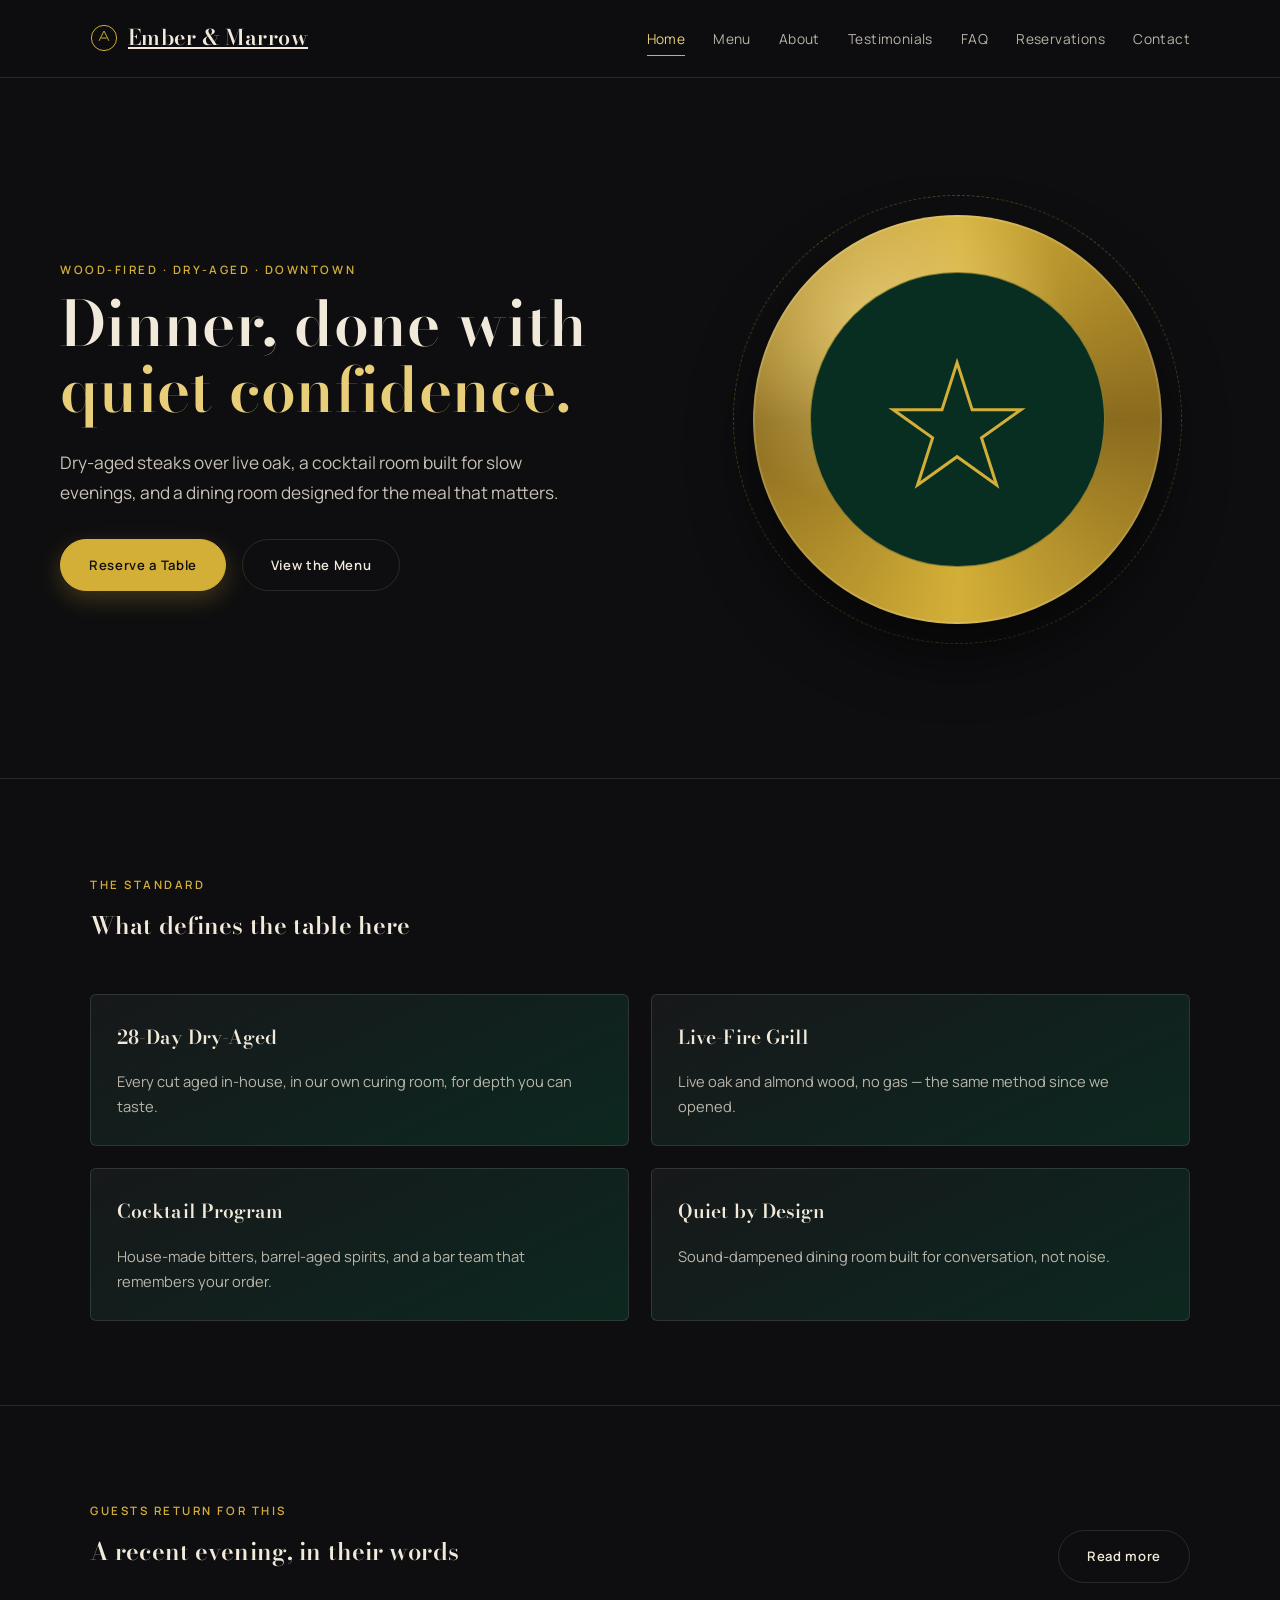
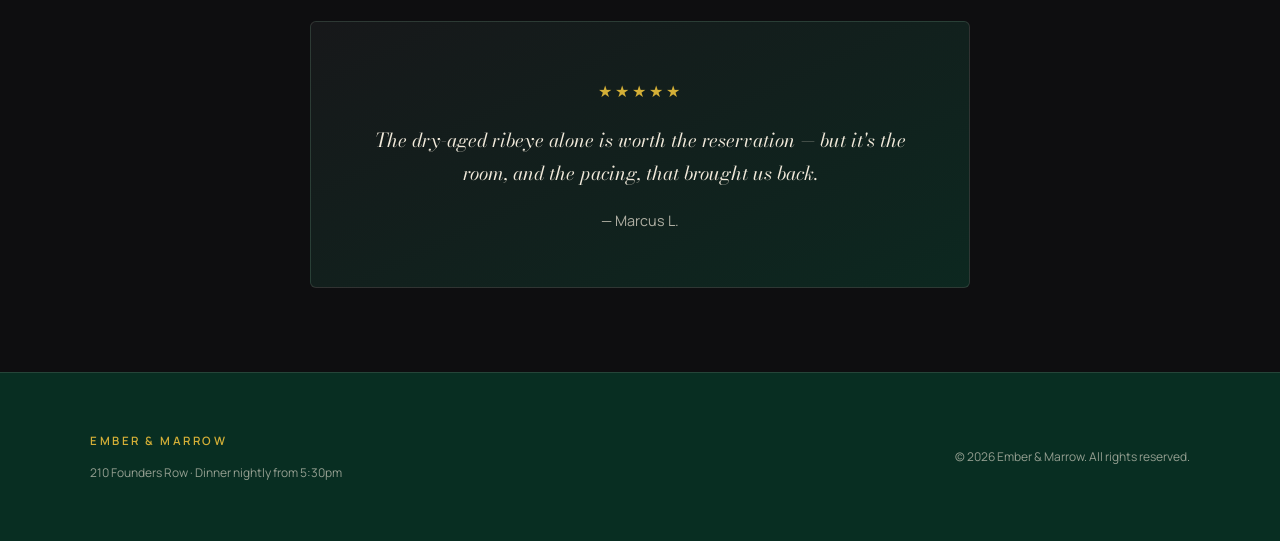
<file: index.html>
<!DOCTYPE html>
<html lang="en">
<head>
<meta charset="UTF-8">
<meta name="viewport" content="width=device-width, initial-scale=1.0">
<title>Ember &amp; Marrow — Steakhouse &amp; Cocktail Room</title>
<!-- Speed: preconnect to font origin so the browser can start the TLS handshake early -->
<link rel="preconnect" href="https://fonts.googleapis.com">
<link rel="preconnect" href="https://fonts.gstatic.com" crossorigin>
<link rel="stylesheet" href="styles.css">
</head>
<body>

<header>
  <nav class="nav">
    <a class="brand" href="index.html">
      <svg class="mark" viewBox="0 0 40 40" fill="none" xmlns="http://www.w3.org/2000/svg">
        <circle cx="20" cy="20" r="18" stroke="#D4AF37" stroke-width="1.4"/>
        <path d="M13 24l7-14 7 14" stroke="#D4AF37" stroke-width="1.4" stroke-linejoin="round"/>
        <path d="M16 20h8" stroke="#D4AF37" stroke-width="1.4"/>
      </svg>
      Ember &amp; Marrow
    </a>
    <ul class="navlinks">
      <li><a href="index.html">Home</a></li>
      <li><a href="menu.html">Menu</a></li>
      <li><a href="about.html">About</a></li>
      <li><a href="testimonials.html">Testimonials</a></li>
      <li><a href="faq.html">FAQ</a></li>
      <li><a href="reservations.html">Reservations</a></li>
      <li><a href="contact.html">Contact</a></li>
    </ul>
    <button class="burger" aria-label="Menu" aria-expanded="false"><span></span><span></span><span></span></button>
  </nav>
</header>

<main>
  <section class="wrap hero">
    <div>
      <p class="eyebrow">Wood-Fired · Dry-Aged · Downtown</p>
      <h1>Dinner, done with<br><span class="gold-text">quiet confidence.</span></h1>
      <p class="lede">Dry-aged steaks over live oak, a cocktail room built for slow evenings, and a dining room designed for the meal that matters.</p>
      <div class="hero-actions">
        <a class="btn btn-solid" href="reservations.html">Reserve a Table</a>
        <a class="btn btn-outline" href="menu.html">View the Menu</a>
      </div>
    </div>
    <div class="medallion-stage">
      <div class="medallion">
        <div class="ring"></div>
        <div class="face">
          <svg viewBox="0 0 100 100" fill="none" xmlns="http://www.w3.org/2000/svg">
            <path d="M50 20 L58 45 L84 45 L63 60 L71 85 L50 70 L29 85 L37 60 L16 45 L42 45 Z" stroke="#D4AF37" stroke-width="1.6" fill="none"/>
          </svg>
        </div>
      </div>
    </div>
  </section>

  <section class="section reveal">
    <div class="wrap">
      <div class="section-head">
        <div>
          <p class="eyebrow">The Standard</p>
          <h2>What defines the table here</h2>
        </div>
      </div>
      <div class="menu-grid">
        <div class="menu-card show"><div class="menu-card-top"><h3>28-Day Dry-Aged</h3></div><p>Every cut aged in-house, in our own curing room, for depth you can taste.</p></div>
        <div class="menu-card show"><div class="menu-card-top"><h3>Live-Fire Grill</h3></div><p>Live oak and almond wood, no gas — the same method since we opened.</p></div>
        <div class="menu-card show"><div class="menu-card-top"><h3>Cocktail Program</h3></div><p>House-made bitters, barrel-aged spirits, and a bar team that remembers your order.</p></div>
        <div class="menu-card show"><div class="menu-card-top"><h3>Quiet by Design</h3></div><p>Sound-dampened dining room built for conversation, not noise.</p></div>
      </div>
    </div>
  </section>

  <section class="section reveal">
    <div class="wrap">
      <div class="section-head">
        <div>
          <p class="eyebrow">Guests Return For This</p>
          <h2>A recent evening, in their words</h2>
        </div>
        <a class="btn btn-outline" href="testimonials.html">Read more</a>
      </div>
      <div class="t-inner">
        <p class="stars">★★★★★</p>
        <p class="quote">The dry-aged ribeye alone is worth the reservation — but it's the room, and the pacing, that brought us back.</p>
        <p class="who">— Marcus L.</p>
      </div>
    </div>
  </section>
</main>

<footer>
  <div class="wrap foot-row">
    <div>
      <p class="eyebrow">Ember &amp; Marrow</p>
      <p class="fine">210 Founders Row · Dinner nightly from 5:30pm</p>
    </div>
    <p class="fine">&copy; 2026 Ember &amp; Marrow. All rights reserved.</p>
  </div>
</footer>

<!-- Speed: script deferred so it never blocks initial render/parse -->
<script src="script.js" defer></script>
</body>
</html>
</file>
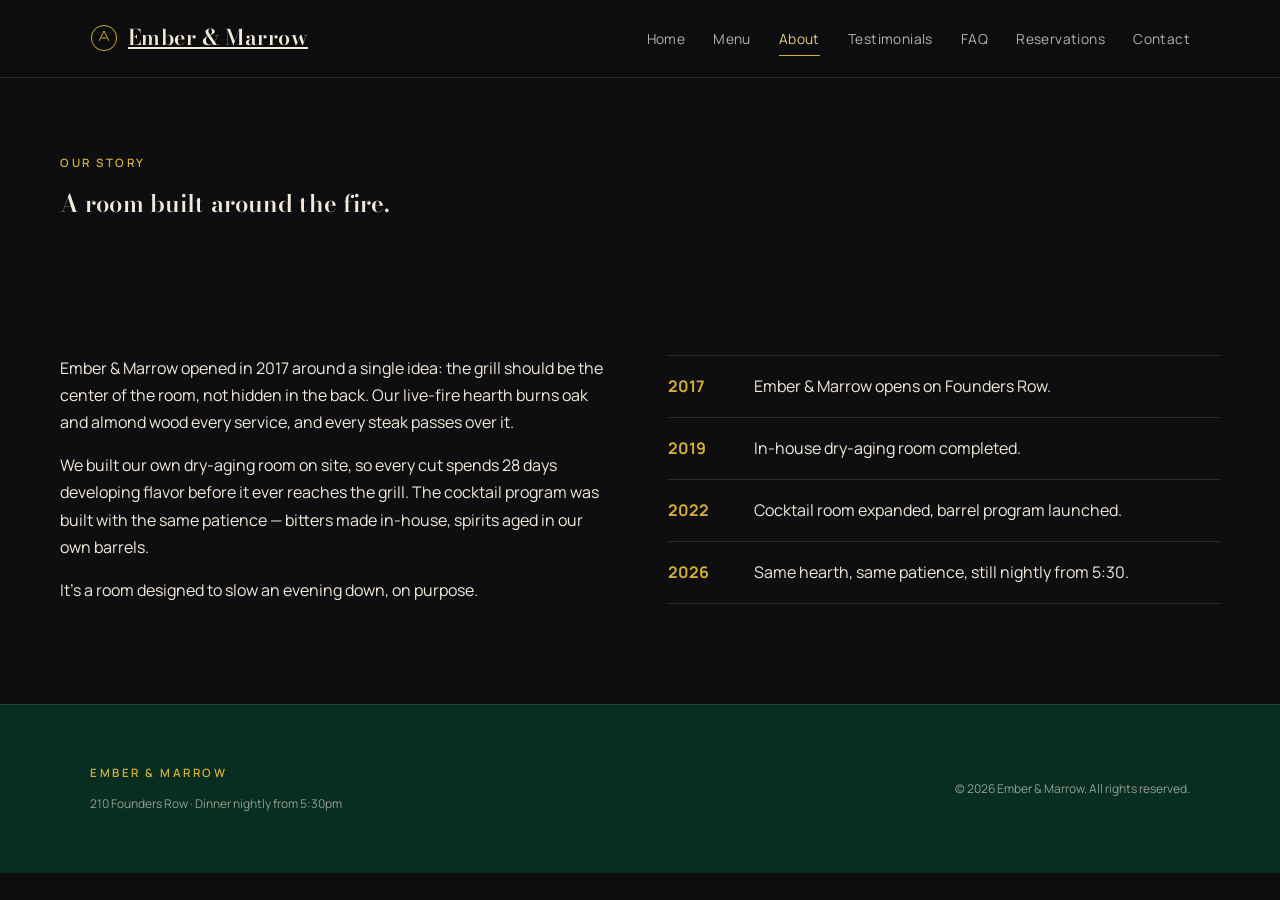
<file: about.html>
<!DOCTYPE html>
<html lang="en">
<head>
<meta charset="UTF-8">
<meta name="viewport" content="width=device-width, initial-scale=1.0">
<title>About — Ember &amp; Marrow</title>
<link rel="preconnect" href="https://fonts.googleapis.com">
<link rel="preconnect" href="https://fonts.gstatic.com" crossorigin>
<link rel="stylesheet" href="styles.css">
</head>
<body>

<header>
  <nav class="nav">
    <a class="brand" href="index.html">
      <svg class="mark" viewBox="0 0 40 40" fill="none" xmlns="http://www.w3.org/2000/svg">
        <circle cx="20" cy="20" r="18" stroke="#D4AF37" stroke-width="1.4"/>
        <path d="M13 24l7-14 7 14" stroke="#D4AF37" stroke-width="1.4" stroke-linejoin="round"/>
        <path d="M16 20h8" stroke="#D4AF37" stroke-width="1.4"/>
      </svg>
      Ember &amp; Marrow
    </a>
    <ul class="navlinks">
      <li><a href="index.html">Home</a></li>
      <li><a href="menu.html">Menu</a></li>
      <li><a href="about.html">About</a></li>
      <li><a href="testimonials.html">Testimonials</a></li>
      <li><a href="faq.html">FAQ</a></li>
      <li><a href="reservations.html">Reservations</a></li>
      <li><a href="contact.html">Contact</a></li>
    </ul>
    <button class="burger" aria-label="Menu" aria-expanded="false"><span></span><span></span><span></span></button>
  </nav>
</header>

<main>
  <section class="wrap" style="padding:64px 0 20px;">
    <p class="eyebrow">Our Story</p>
    <h1>A room built around the fire.</h1>
  </section>

  <section class="wrap section reveal" style="border-top:none;">
    <div class="about-grid">
      <div>
        <p>Ember &amp; Marrow opened in 2017 around a single idea: the grill should be the center of the room, not hidden in the back. Our live-fire hearth burns oak and almond wood every service, and every steak passes over it.</p>
        <p>We built our own dry-aging room on site, so every cut spends 28 days developing flavor before it ever reaches the grill. The cocktail program was built with the same patience — bitters made in-house, spirits aged in our own barrels.</p>
        <p>It's a room designed to slow an evening down, on purpose.</p>
      </div>
      <div class="timeline">
        <div class="row"><span class="yr">2017</span><span>Ember &amp; Marrow opens on Founders Row.</span></div>
        <div class="row"><span class="yr">2019</span><span>In-house dry-aging room completed.</span></div>
        <div class="row"><span class="yr">2022</span><span>Cocktail room expanded, barrel program launched.</span></div>
        <div class="row"><span class="yr">2026</span><span>Same hearth, same patience, still nightly from 5:30.</span></div>
      </div>
    </div>
  </section>
</main>

<footer>
  <div class="wrap foot-row">
    <div>
      <p class="eyebrow">Ember &amp; Marrow</p>
      <p class="fine">210 Founders Row · Dinner nightly from 5:30pm</p>
    </div>
    <p class="fine">&copy; 2026 Ember &amp; Marrow. All rights reserved.</p>
  </div>
</footer>

<script src="script.js" defer></script>
</body>
</html>
</file>
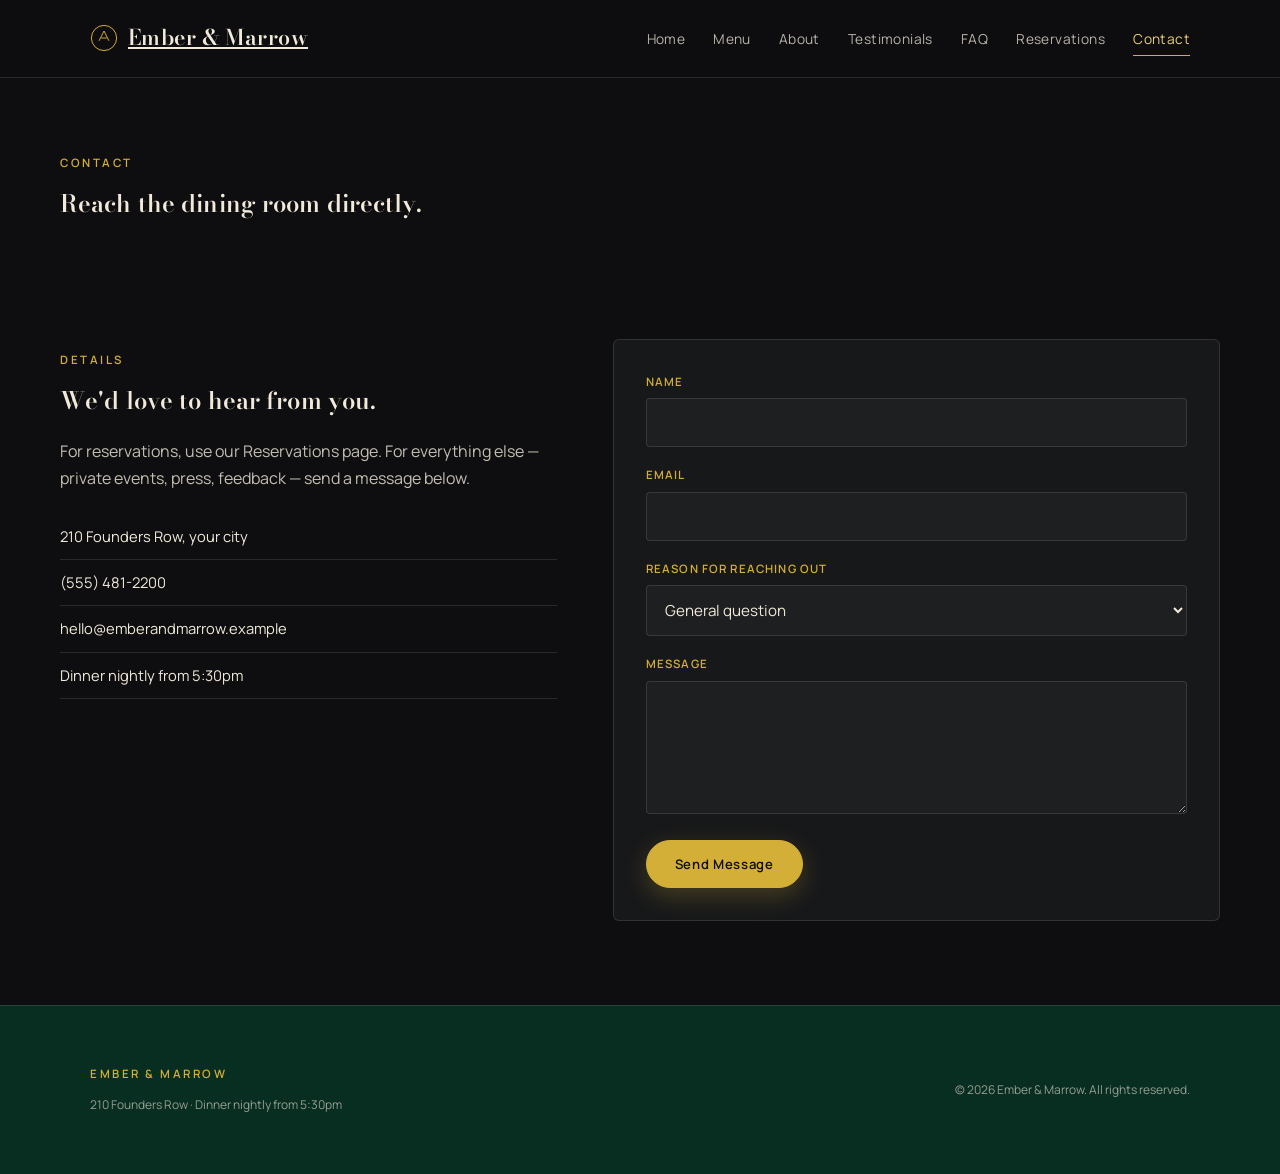
<file: contact.html>
<!DOCTYPE html>
<html lang="en">
<head>
<meta charset="UTF-8">
<meta name="viewport" content="width=device-width, initial-scale=1.0">
<title>Contact — Ember &amp; Marrow</title>
<link rel="preconnect" href="https://fonts.googleapis.com">
<link rel="preconnect" href="https://fonts.gstatic.com" crossorigin>
<link rel="stylesheet" href="styles.css">
</head>
<body>

<header>
  <nav class="nav">
    <a class="brand" href="index.html">
      <svg class="mark" viewBox="0 0 40 40" fill="none" xmlns="http://www.w3.org/2000/svg">
        <circle cx="20" cy="20" r="18" stroke="#D4AF37" stroke-width="1.4"/>
        <path d="M13 24l7-14 7 14" stroke="#D4AF37" stroke-width="1.4" stroke-linejoin="round"/>
        <path d="M16 20h8" stroke="#D4AF37" stroke-width="1.4"/>
      </svg>
      Ember &amp; Marrow
    </a>
    <ul class="navlinks">
      <li><a href="index.html">Home</a></li>
      <li><a href="menu.html">Menu</a></li>
      <li><a href="about.html">About</a></li>
      <li><a href="testimonials.html">Testimonials</a></li>
      <li><a href="faq.html">FAQ</a></li>
      <li><a href="reservations.html">Reservations</a></li>
      <li><a href="contact.html">Contact</a></li>
    </ul>
    <button class="burger" aria-label="Menu" aria-expanded="false"><span></span><span></span><span></span></button>
  </nav>
</header>

<main>
  <section class="wrap" style="padding:64px 0 20px;">
    <p class="eyebrow">Contact</p>
    <h1>Reach the dining room directly.</h1>
  </section>

  <section class="wrap section contact-grid" style="border-top:none;">
    <div>
      <p class="eyebrow">Details</p>
      <h2>We'd love to hear from you.</h2>
      <p style="opacity:.8;">For reservations, use our Reservations page. For everything else — private events, press, feedback — send a message below.</p>
      <ul class="info-list">
        <li>210 Founders Row, your city</li>
        <li>(555) 481-2200</li>
        <li>hello@emberandmarrow.example</li>
        <li>Dinner nightly from 5:30pm</li>
      </ul>
    </div>

    <form class="card" id="contact-form" novalidate>
      <div class="field">
        <label for="name">Name</label>
        <input type="text" id="name" name="name">
        <p class="error-msg">Please tell us your name.</p>
      </div>
      <div class="field">
        <label for="email">Email</label>
        <input type="email" id="email" name="email">
        <p class="error-msg">Please enter a valid email address.</p>
      </div>
      <div class="field">
        <label for="topic">Reason for reaching out</label>
        <select id="topic" name="topic">
          <option>General question</option>
          <option>Private event</option>
          <option>Feedback</option>
          <option>Press</option>
        </select>
      </div>
      <div class="field">
        <label for="message">Message</label>
        <textarea id="message" name="message" rows="5"></textarea>
        <p class="error-msg">Please add a short message.</p>
      </div>
      <button class="btn btn-solid" type="submit">Send Message</button>
      <p class="submit-note" id="submit-note"></p>
    </form>
  </section>
</main>

<footer>
  <div class="wrap foot-row">
    <div>
      <p class="eyebrow">Ember &amp; Marrow</p>
      <p class="fine">210 Founders Row · Dinner nightly from 5:30pm</p>
    </div>
    <p class="fine">&copy; 2026 Ember &amp; Marrow. All rights reserved.</p>
  </div>
</footer>

<script src="script.js" defer></script>
</body>
</html>
</file>
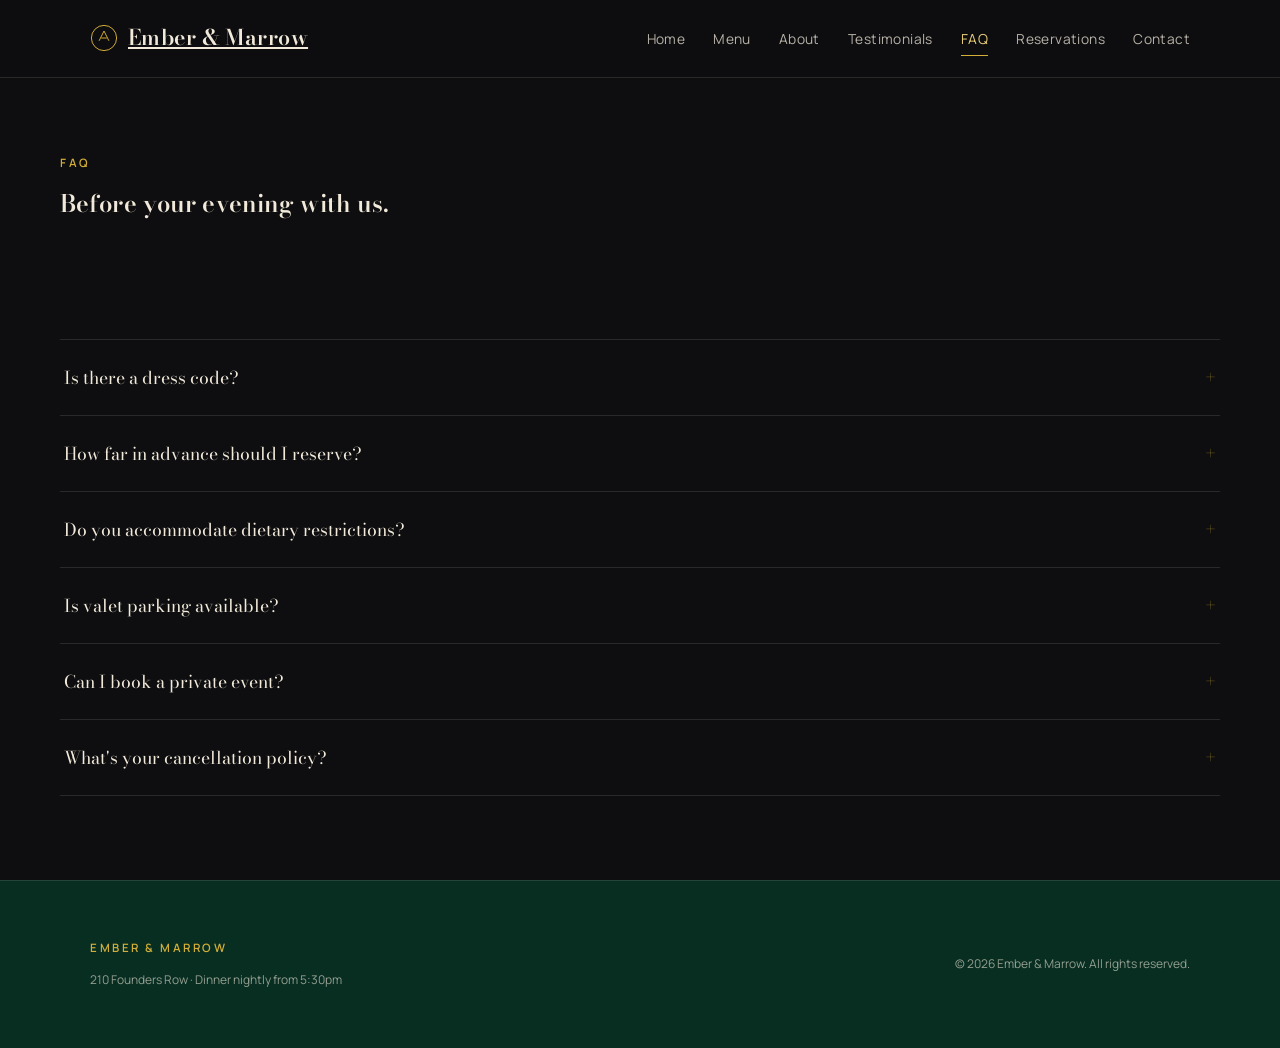
<file: faq.html>
<!DOCTYPE html>
<html lang="en">
<head>
<meta charset="UTF-8">
<meta name="viewport" content="width=device-width, initial-scale=1.0">
<title>FAQ — Ember &amp; Marrow</title>
<link rel="preconnect" href="https://fonts.googleapis.com">
<link rel="preconnect" href="https://fonts.gstatic.com" crossorigin>
<link rel="stylesheet" href="styles.css">
</head>
<body>

<header>
  <nav class="nav">
    <a class="brand" href="index.html">
      <svg class="mark" viewBox="0 0 40 40" fill="none" xmlns="http://www.w3.org/2000/svg">
        <circle cx="20" cy="20" r="18" stroke="#D4AF37" stroke-width="1.4"/>
        <path d="M13 24l7-14 7 14" stroke="#D4AF37" stroke-width="1.4" stroke-linejoin="round"/>
        <path d="M16 20h8" stroke="#D4AF37" stroke-width="1.4"/>
      </svg>
      Ember &amp; Marrow
    </a>
    <ul class="navlinks">
      <li><a href="index.html">Home</a></li>
      <li><a href="menu.html">Menu</a></li>
      <li><a href="about.html">About</a></li>
      <li><a href="testimonials.html">Testimonials</a></li>
      <li><a href="faq.html">FAQ</a></li>
      <li><a href="reservations.html">Reservations</a></li>
      <li><a href="contact.html">Contact</a></li>
    </ul>
    <button class="burger" aria-label="Menu" aria-expanded="false"><span></span><span></span><span></span></button>
  </nav>
</header>

<main>
  <section class="wrap" style="padding:64px 0 20px;">
    <p class="eyebrow">FAQ</p>
    <h1>Before your evening with us.</h1>
  </section>

  <section class="wrap section" style="border-top:none;">
    <div class="accordion">
      <div class="acc-item">
        <button class="acc-q">Is there a dress code?<span class="plus">+</span></button>
        <div class="acc-a"><p>Smart casual is welcome throughout the dining room; we ask that guests avoid athletic wear and beachwear.</p></div>
      </div>
      <div class="acc-item">
        <button class="acc-q">How far in advance should I reserve?<span class="plus">+</span></button>
        <div class="acc-a"><p>We recommend booking one to two weeks ahead for weekends, and 2–3 days ahead for weeknights. Book through our Reservations page.</p></div>
      </div>
      <div class="acc-item">
        <button class="acc-q">Do you accommodate dietary restrictions?<span class="plus">+</span></button>
        <div class="acc-a"><p>Yes — note any allergies or restrictions in the special requests field when booking, and our kitchen will adjust accordingly.</p></div>
      </div>
      <div class="acc-item">
        <button class="acc-q">Is valet parking available?<span class="plus">+</span></button>
        <div class="acc-a"><p>Valet is available Thursday through Saturday evenings at the Founders Row entrance. Self-parking is available in the adjacent garage.</p></div>
      </div>
      <div class="acc-item">
        <button class="acc-q">Can I book a private event?<span class="plus">+</span></button>
        <div class="acc-a"><p>Our cocktail room can be reserved privately for groups of 12–30. Reach out through our Contact page for availability.</p></div>
      </div>
      <div class="acc-item">
        <button class="acc-q">What's your cancellation policy?<span class="plus">+</span></button>
        <div class="acc-a"><p>We ask for at least 24 hours' notice for cancellations or changes to party size on reservations of 6 or more.</p></div>
      </div>
    </div>
  </section>
</main>

<footer>
  <div class="wrap foot-row">
    <div>
      <p class="eyebrow">Ember &amp; Marrow</p>
      <p class="fine">210 Founders Row · Dinner nightly from 5:30pm</p>
    </div>
    <p class="fine">&copy; 2026 Ember &amp; Marrow. All rights reserved.</p>
  </div>
</footer>

<script src="script.js" defer></script>
</body>
</html>
</file>
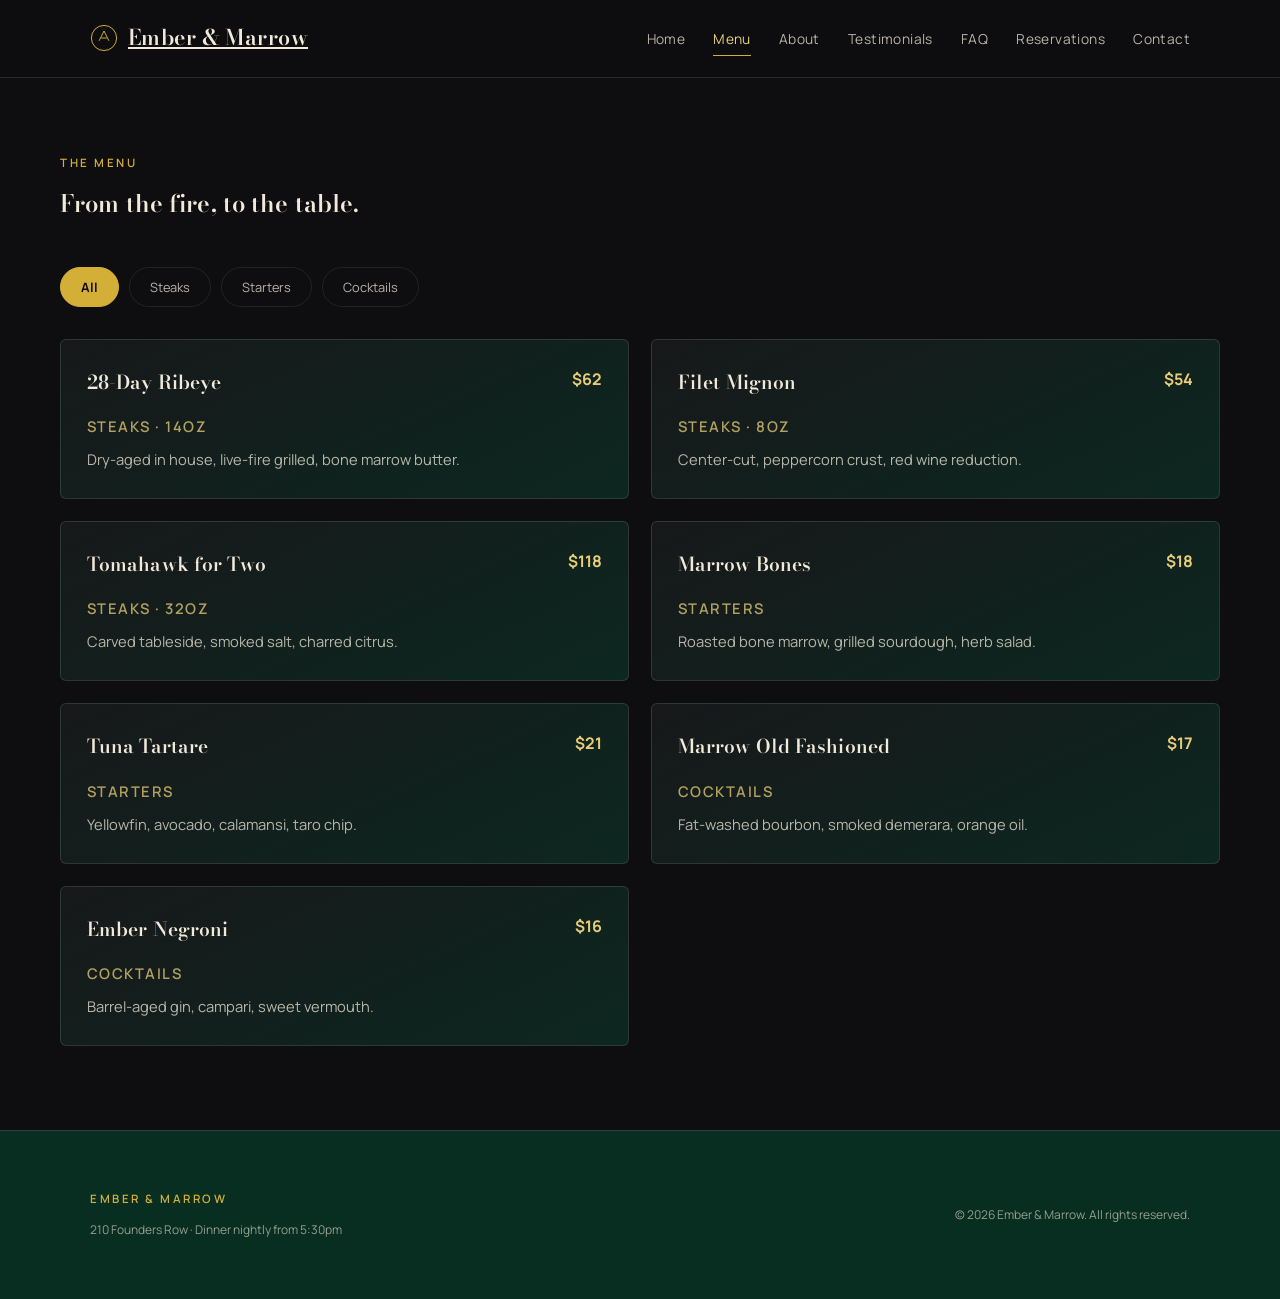
<file: menu.html>
<!DOCTYPE html>
<html lang="en">
<head>
<meta charset="UTF-8">
<meta name="viewport" content="width=device-width, initial-scale=1.0">
<title>Menu — Ember &amp; Marrow</title>
<link rel="preconnect" href="https://fonts.googleapis.com">
<link rel="preconnect" href="https://fonts.gstatic.com" crossorigin>
<link rel="stylesheet" href="styles.css">
</head>
<body>

<header>
  <nav class="nav">
    <a class="brand" href="index.html">
      <svg class="mark" viewBox="0 0 40 40" fill="none" xmlns="http://www.w3.org/2000/svg">
        <circle cx="20" cy="20" r="18" stroke="#D4AF37" stroke-width="1.4"/>
        <path d="M13 24l7-14 7 14" stroke="#D4AF37" stroke-width="1.4" stroke-linejoin="round"/>
        <path d="M16 20h8" stroke="#D4AF37" stroke-width="1.4"/>
      </svg>
      Ember &amp; Marrow
    </a>
    <ul class="navlinks">
      <li><a href="index.html">Home</a></li>
      <li><a href="menu.html">Menu</a></li>
      <li><a href="about.html">About</a></li>
      <li><a href="testimonials.html">Testimonials</a></li>
      <li><a href="faq.html">FAQ</a></li>
      <li><a href="reservations.html">Reservations</a></li>
      <li><a href="contact.html">Contact</a></li>
    </ul>
    <button class="burger" aria-label="Menu" aria-expanded="false"><span></span><span></span><span></span></button>
  </nav>
</header>

<main>
  <section class="wrap" style="padding:64px 0 0;">
    <p class="eyebrow">The Menu</p>
    <h1>From the fire, to the table.</h1>
  </section>

  <section class="wrap section" style="border-top:none;padding-top:32px;">
    <div class="filters">
      <button class="filter-btn active" data-filter="all">All</button>
      <button class="filter-btn" data-filter="steaks">Steaks</button>
      <button class="filter-btn" data-filter="starters">Starters</button>
      <button class="filter-btn" data-filter="cocktails">Cocktails</button>
    </div>

    <div class="menu-grid">
      <div class="tilt-wrap"><div class="menu-card show" data-cat="steaks">
        <div class="menu-card-top"><h3>28-Day Ribeye</h3><span class="price">$62</span></div>
        <p class="tag-pill">Steaks · 14oz</p>
        <p>Dry-aged in house, live-fire grilled, bone marrow butter.</p>
      </div></div>
      <div class="tilt-wrap"><div class="menu-card show" data-cat="steaks">
        <div class="menu-card-top"><h3>Filet Mignon</h3><span class="price">$54</span></div>
        <p class="tag-pill">Steaks · 8oz</p>
        <p>Center-cut, peppercorn crust, red wine reduction.</p>
      </div></div>
      <div class="tilt-wrap"><div class="menu-card show" data-cat="steaks">
        <div class="menu-card-top"><h3>Tomahawk for Two</h3><span class="price">$118</span></div>
        <p class="tag-pill">Steaks · 32oz</p>
        <p>Carved tableside, smoked salt, charred citrus.</p>
      </div></div>
      <div class="tilt-wrap"><div class="menu-card show" data-cat="starters">
        <div class="menu-card-top"><h3>Marrow Bones</h3><span class="price">$18</span></div>
        <p class="tag-pill">Starters</p>
        <p>Roasted bone marrow, grilled sourdough, herb salad.</p>
      </div></div>
      <div class="tilt-wrap"><div class="menu-card show" data-cat="starters">
        <div class="menu-card-top"><h3>Tuna Tartare</h3><span class="price">$21</span></div>
        <p class="tag-pill">Starters</p>
        <p>Yellowfin, avocado, calamansi, taro chip.</p>
      </div></div>
      <div class="tilt-wrap"><div class="menu-card show" data-cat="cocktails">
        <div class="menu-card-top"><h3>Marrow Old Fashioned</h3><span class="price">$17</span></div>
        <p class="tag-pill">Cocktails</p>
        <p>Fat-washed bourbon, smoked demerara, orange oil.</p>
      </div></div>
      <div class="tilt-wrap"><div class="menu-card show" data-cat="cocktails">
        <div class="menu-card-top"><h3>Ember Negroni</h3><span class="price">$16</span></div>
        <p class="tag-pill">Cocktails</p>
        <p>Barrel-aged gin, campari, sweet vermouth.</p>
      </div></div>
    </div>
  </section>
</main>

<footer>
  <div class="wrap foot-row">
    <div>
      <p class="eyebrow">Ember &amp; Marrow</p>
      <p class="fine">210 Founders Row · Dinner nightly from 5:30pm</p>
    </div>
    <p class="fine">&copy; 2026 Ember &amp; Marrow. All rights reserved.</p>
  </div>
</footer>

<script src="script.js" defer></script>
</body>
</html>
</file>
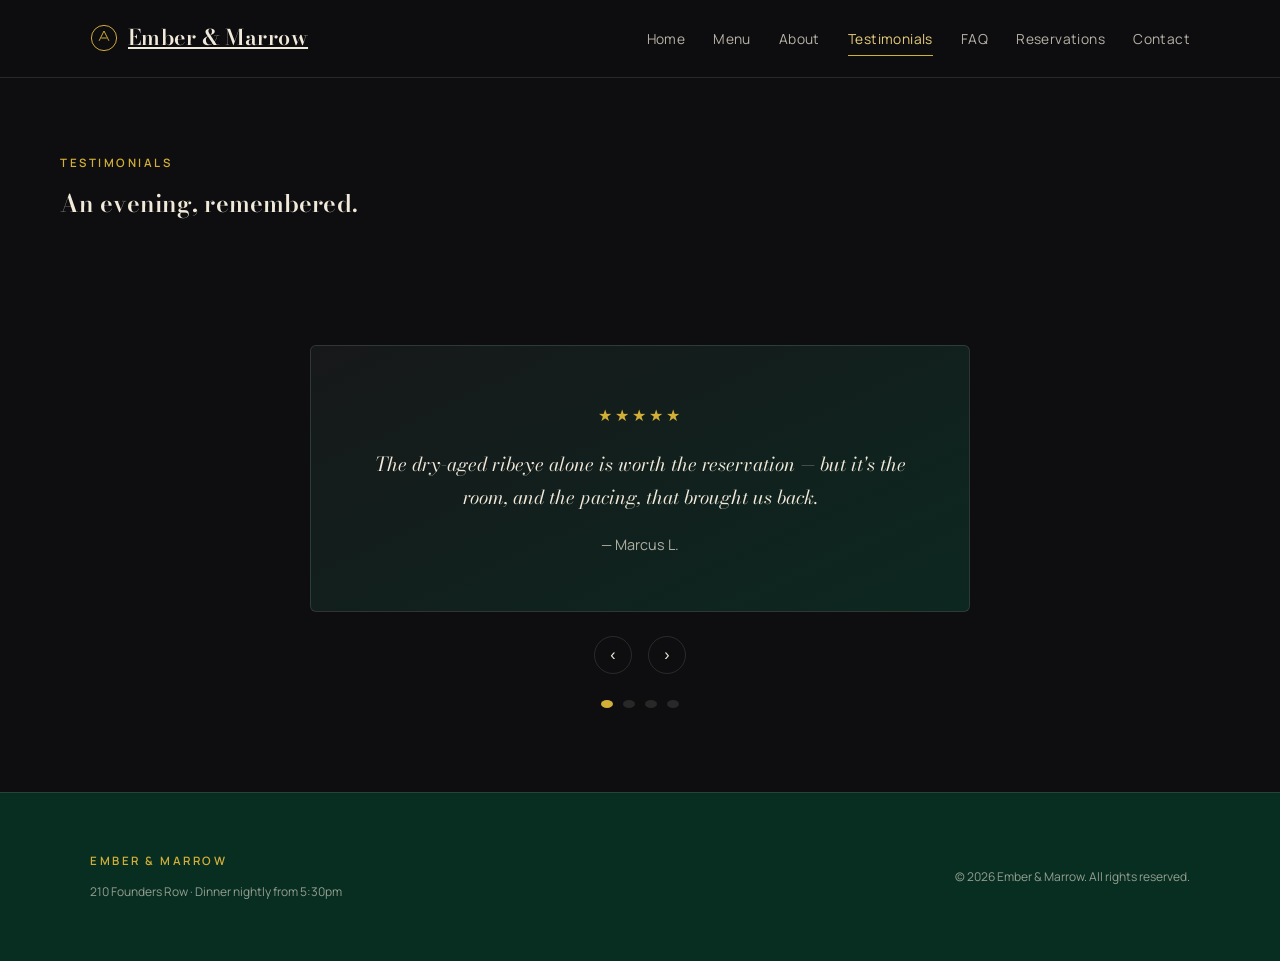
<file: testimonials.html>
<!DOCTYPE html>
<html lang="en">
<head>
<meta charset="UTF-8">
<meta name="viewport" content="width=device-width, initial-scale=1.0">
<title>Testimonials — Ember &amp; Marrow</title>
<link rel="preconnect" href="https://fonts.googleapis.com">
<link rel="preconnect" href="https://fonts.gstatic.com" crossorigin>
<link rel="stylesheet" href="styles.css">
</head>
<body>

<header>
  <nav class="nav">
    <a class="brand" href="index.html">
      <svg class="mark" viewBox="0 0 40 40" fill="none" xmlns="http://www.w3.org/2000/svg">
        <circle cx="20" cy="20" r="18" stroke="#D4AF37" stroke-width="1.4"/>
        <path d="M13 24l7-14 7 14" stroke="#D4AF37" stroke-width="1.4" stroke-linejoin="round"/>
        <path d="M16 20h8" stroke="#D4AF37" stroke-width="1.4"/>
      </svg>
      Ember &amp; Marrow
    </a>
    <ul class="navlinks">
      <li><a href="index.html">Home</a></li>
      <li><a href="menu.html">Menu</a></li>
      <li><a href="about.html">About</a></li>
      <li><a href="testimonials.html">Testimonials</a></li>
      <li><a href="faq.html">FAQ</a></li>
      <li><a href="reservations.html">Reservations</a></li>
      <li><a href="contact.html">Contact</a></li>
    </ul>
    <button class="burger" aria-label="Menu" aria-expanded="false"><span></span><span></span><span></span></button>
  </nav>
</header>

<main>
  <section class="wrap" style="padding:64px 0 20px;">
    <p class="eyebrow">Testimonials</p>
    <h1>An evening, remembered.</h1>
  </section>

  <section class="wrap section" style="border-top:none;">
    <div class="carousel">
      <div class="carousel-track">
        <div class="t-card"><div class="t-inner">
          <p class="stars">★★★★★</p>
          <p class="quote">The dry-aged ribeye alone is worth the reservation — but it's the room, and the pacing, that brought us back.</p>
          <p class="who">— Marcus L.</p>
        </div></div>
        <div class="t-card"><div class="t-inner">
          <p class="stars">★★★★★</p>
          <p class="quote">Watching the tomahawk carved tableside over live fire was reason enough. The marrow old fashioned sealed it.</p>
          <p class="who">— Renata V.</p>
        </div></div>
        <div class="t-card"><div class="t-inner">
          <p class="stars">★★★★☆</p>
          <p class="quote">A rare steakhouse where you can actually hear the person across the table. Booked our anniversary here again.</p>
          <p class="who">— Andre P.</p>
        </div></div>
        <div class="t-card"><div class="t-inner">
          <p class="stars">★★★★★</p>
          <p class="quote">Service that anticipates without hovering. The tuna tartare might be the best opening course in the city.</p>
          <p class="who">— Simone K.</p>
        </div></div>
      </div>
      <div class="carousel-arrows">
        <button class="arrow-btn arrow-prev" aria-label="Previous testimonial">‹</button>
        <button class="arrow-btn arrow-next" aria-label="Next testimonial">›</button>
      </div>
      <div class="carousel-controls"></div>
    </div>
  </section>
</main>

<footer>
  <div class="wrap foot-row">
    <div>
      <p class="eyebrow">Ember &amp; Marrow</p>
      <p class="fine">210 Founders Row · Dinner nightly from 5:30pm</p>
    </div>
    <p class="fine">&copy; 2026 Ember &amp; Marrow. All rights reserved.</p>
  </div>
</footer>

<script src="script.js" defer></script>
</body>
</html>
</file>
<file: styles.css>
/* ===== Ember & Marrow — Premium Plan ===== */
@import url('https://fonts.googleapis.com/css2?family=Bodoni+Moda:ital,wght@0,500;0,700;1,500&family=Manrope:wght@400;500;600;700&display=swap');

:root{
  --onyx:#0E0E10;
  --onyx-2:#17181A;
  --emerald:#0B3D2E;
  --emerald-deep:#082E22;
  --gold:#D4AF37;
  --gold-soft:#E9CE7A;
  --burgundy:#6E1423;
  --ivory:#F1E9DA;
  --line: rgba(241,233,218,0.12);
  --radius:6px;
}
*{box-sizing:border-box;}
html{scroll-behavior:smooth;}
body{
  margin:0;background:var(--onyx);color:var(--ivory);
  font-family:'Manrope',sans-serif;line-height:1.7;
}
img{max-width:100%;display:block;}
a{color:inherit;}
h1,h2,h3{font-family:'Bodoni Moda',serif;margin:0 0 .4em;font-weight:600;letter-spacing:.005em;}
.wrap{max-width:1160px;margin:0 auto;padding:0 30px;}
.eyebrow{
  font-family:'Manrope',sans-serif;text-transform:uppercase;font-size:.72rem;
  letter-spacing:.22em;color:var(--gold);font-weight:600;
}
.gold-text{color:var(--gold-soft);}

/* ---- Header ---- */
header{position:sticky;top:0;z-index:60;background:rgba(14,14,16,.88);backdrop-filter:blur(10px);border-bottom:1px solid var(--line);}
.nav{display:flex;align-items:center;justify-content:space-between;padding:20px 30px;max-width:1160px;margin:0 auto;}
.brand{font-family:'Bodoni Moda',serif;font-weight:600;font-size:1.35rem;display:flex;align-items:center;gap:10px;letter-spacing:.02em;}
.brand .mark{width:28px;height:28px;}
.navlinks{display:flex;gap:28px;list-style:none;margin:0;padding:0;}
.navlinks a{text-decoration:none;font-size:.86rem;letter-spacing:.03em;color:var(--ivory);opacity:.75;position:relative;padding-bottom:4px;}
.navlinks a:hover{opacity:1;}
.navlinks a.active{opacity:1;color:var(--gold-soft);}
.navlinks a.active::after{content:"";position:absolute;left:0;right:0;bottom:-4px;height:1px;background:var(--gold);}
.burger{display:none;background:none;border:1px solid var(--line);border-radius:4px;width:40px;height:36px;cursor:pointer;}
.burger span{display:block;height:1px;background:var(--ivory);margin:7px 8px;}
@media(max-width:820px){
  .navlinks{position:absolute;top:68px;left:0;right:0;background:var(--onyx);flex-direction:column;padding:18px 30px;gap:16px;border-bottom:1px solid var(--line);display:none;}
  .navlinks.open{display:flex;}
  .burger{display:block;}
}

.btn{
  font-family:'Manrope',sans-serif;font-size:.82rem;letter-spacing:.05em;font-weight:600;
  padding:14px 28px;border-radius:999px;text-decoration:none;display:inline-block;
  border:1px solid var(--gold);transition:transform .18s ease, box-shadow .18s ease;
}
.btn:hover{transform:translateY(-2px);}
.btn-solid{background:var(--gold);border-color:var(--gold);color:var(--onyx);box-shadow:0 8px 24px rgba(212,175,55,.25);}
.btn-outline{background:transparent;color:var(--ivory);border-color:var(--line);}
.btn-outline:hover{border-color:var(--gold);color:var(--gold-soft);}

/* ---- Hero w/ 3D medallion ---- */
.hero{display:grid;grid-template-columns:1.05fr .95fr;gap:56px;align-items:center;padding:80px 0 96px;}
.hero h1{font-size:clamp(2.5rem,5vw,3.9rem);line-height:1.06;}
.hero p.lede{max-width:48ch;opacity:.82;font-size:1.08rem;}
.hero-actions{display:flex;gap:16px;margin-top:32px;flex-wrap:wrap;}

.medallion-stage{perspective:900px;display:flex;align-items:center;justify-content:center;aspect-ratio:1/1;}
.medallion{
  width:78%;aspect-ratio:1/1;position:relative;transform-style:preserve-3d;
  transition:transform .12s ease-out;
  will-change:transform;
}
.medallion .face{
  position:absolute;inset:0;border-radius:50%;
  background:
    radial-gradient(circle at 32% 28%, rgba(233,206,122,.9), transparent 45%),
    conic-gradient(from 0deg, var(--gold) 0deg, #8a6b1e 90deg, var(--gold) 180deg, #8a6b1e 270deg, var(--gold) 360deg);
  box-shadow: 0 30px 60px rgba(0,0,0,.55), inset 0 0 0 2px rgba(255,255,255,.15);
  display:flex;align-items:center;justify-content:center;
}
.medallion .face::before{
  content:"";position:absolute;inset:14%;border-radius:50%;background:var(--emerald-deep);
  border:1px solid rgba(212,175,55,.6);
}
.medallion .face svg{position:relative;width:46%;height:46%;}
.medallion .ring{position:absolute;inset:-6%;border-radius:50%;border:1px dashed rgba(212,175,55,.35);transform:translateZ(-20px);}
@media (prefers-reduced-motion: reduce){ .medallion{transition:none;} }

@media(max-width:820px){.hero{grid-template-columns:1fr;}}

/* ---- Sections ---- */
.section{padding:84px 0;border-top:1px solid var(--line);}
.section-head{display:flex;justify-content:space-between;align-items:flex-end;gap:20px;margin-bottom:38px;flex-wrap:wrap;}

/* ---- Menu w/ tilt cards ---- */
.filters{display:flex;gap:10px;flex-wrap:wrap;margin-bottom:32px;}
.filter-btn{
  font-family:'Manrope',sans-serif;font-size:.8rem;padding:10px 20px;border-radius:999px;
  border:1px solid var(--line);background:transparent;color:var(--ivory);opacity:.75;cursor:pointer;
}
.filter-btn.active{background:var(--gold);color:var(--onyx);border-color:var(--gold);opacity:1;font-weight:700;}

.menu-grid{display:grid;grid-template-columns:repeat(2,1fr);gap:22px;}
.tilt-wrap{perspective:800px;}
.menu-card{
  background:linear-gradient(155deg, var(--onyx-2), var(--emerald-deep) 140%);
  border:1px solid var(--line);border-radius:var(--radius);padding:26px;
  display:flex;flex-direction:column;gap:8px;
  transform-style:preserve-3d;transition:transform .15s ease-out, box-shadow .15s ease-out;
  opacity:0;translate:0 14px;
}
.menu-card.show{opacity:1;translate:0 0;transition:opacity .4s ease, translate .4s ease, transform .15s ease-out;}
.menu-card.hide{display:none;}
.menu-card:hover{box-shadow:0 20px 40px rgba(0,0,0,.4);}
.menu-card-top{display:flex;justify-content:space-between;gap:10px;}
.menu-card h3{font-size:1.2rem;}
.menu-card .price{font-family:'Manrope',sans-serif;font-weight:700;color:var(--gold-soft);white-space:nowrap;}
.menu-card p{margin:0;opacity:.75;font-size:.92rem;}
.tag-pill{font-size:.66rem;text-transform:uppercase;letter-spacing:.1em;color:var(--gold-soft);opacity:.85;font-weight:600;}
@media(max-width:760px){.menu-grid{grid-template-columns:1fr;}}

.reveal{opacity:0;transform:translateY(18px);transition:opacity .5s ease, transform .5s ease;}
.reveal.in{opacity:1;transform:translateY(0);}

/* ---- About ---- */
.about-grid{display:grid;grid-template-columns:1fr 1fr;gap:56px;align-items:center;}
.timeline .row{display:grid;grid-template-columns:70px 1fr;gap:16px;padding:17px 0;border-top:1px solid var(--line);}
.timeline .row:last-child{border-bottom:1px solid var(--line);}
.timeline .yr{color:var(--gold);font-weight:700;}
@media(max-width:820px){.about-grid{grid-template-columns:1fr;}}

/* ---- Testimonials ---- */
.carousel{position:relative;overflow:hidden;}
.carousel-track{display:flex;transition:transform .5s ease;}
.t-card{flex:0 0 100%;padding:6px;}
.t-inner{
  background:linear-gradient(155deg, var(--onyx-2), var(--emerald-deep) 140%);
  border:1px solid var(--line);border-radius:var(--radius);padding:40px;max-width:660px;margin:0 auto;text-align:center;
}
.t-inner .stars{color:var(--gold);letter-spacing:3px;margin-bottom:16px;}
.t-inner p.quote{font-size:1.2rem;font-family:'Bodoni Moda',serif;font-style:italic;}
.t-inner .who{margin-top:16px;opacity:.7;font-size:.9rem;}
.carousel-controls{display:flex;justify-content:center;gap:10px;margin-top:26px;}
.dot{width:8px;height:8px;border-radius:50%;background:var(--line);border:none;cursor:pointer;}
.dot.active{background:var(--gold);}
.carousel-arrows{display:flex;justify-content:center;gap:16px;margin-top:18px;}
.arrow-btn{background:none;border:1px solid var(--line);color:var(--ivory);width:38px;height:38px;border-radius:50%;cursor:pointer;font-size:1rem;}
.arrow-btn:hover{border-color:var(--gold);color:var(--gold-soft);}

/* ---- FAQ ---- */
.accordion{border-top:1px solid var(--line);}
.acc-item{border-bottom:1px solid var(--line);}
.acc-q{
  width:100%;text-align:left;background:none;border:none;color:var(--ivory);
  padding:22px 4px;display:flex;justify-content:space-between;align-items:center;cursor:pointer;
  font-family:'Bodoni Moda',serif;font-size:1.1rem;
}
.acc-q .plus{transition:transform .25s ease;color:var(--gold);font-size:1.3rem;}
.acc-item.open .plus{transform:rotate(45deg);}
.acc-a{max-height:0;overflow:hidden;transition:max-height .3s ease;}
.acc-a p{margin:0 4px 22px;opacity:.78;max-width:65ch;}

/* ---- Contact ---- */
.contact-grid{display:grid;grid-template-columns:.9fr 1.1fr;gap:56px;}
.info-list{list-style:none;margin:22px 0 0;padding:0;font-size:.92rem;}
.info-list li{padding:10px 0;border-bottom:1px solid var(--line);}
form.card{background:var(--onyx-2);border:1px solid var(--line);border-radius:var(--radius);padding:32px;}
.field{margin-bottom:18px;}
.field label{display:block;font-size:.72rem;text-transform:uppercase;letter-spacing:.1em;margin-bottom:7px;color:var(--gold);font-weight:600;}
.field input,.field textarea,.field select{
  width:100%;padding:13px 14px;border:1px solid var(--line);border-radius:4px;
  font-family:'Manrope',sans-serif;font-size:.95rem;background:rgba(255,255,255,.03);color:var(--ivory);
}
.field input:focus,.field textarea:focus,.field select:focus{outline:2px solid var(--gold);outline-offset:1px;}
.field.error input,.field.error textarea{border-color:var(--burgundy);}
.error-msg{font-size:.78rem;color:#e2657a;margin-top:4px;display:none;}
.field.error .error-msg{display:block;}
.submit-note{font-size:.85rem;margin-top:10px;color:var(--gold-soft);display:none;}
.submit-note.show{display:block;}
@media(max-width:820px){.contact-grid{grid-template-columns:1fr;}}

/* ---- Reservations: 3D flip stepper ---- */
.res-shell{perspective:1400px;max-width:640px;margin:0 auto;}
.res-card{
  position:relative;background:var(--onyx-2);border:1px solid var(--line);border-radius:10px;
  padding:38px;min-height:380px;transform-style:preserve-3d;transition:transform .5s cubic-bezier(.2,.8,.2,1);
}
.res-card.flipping{transform:rotateY(8deg) scale(.98);}
.res-step{display:none;}
.res-step.active{display:block;animation:fadeUp .4s ease;}
@keyframes fadeUp{from{opacity:0;transform:translateY(10px);}to{opacity:1;transform:translateY(0);}}
.res-progress{display:flex;gap:8px;margin-bottom:30px;}
.res-progress .bit{flex:1;height:3px;background:var(--line);border-radius:2px;overflow:hidden;}
.res-progress .bit i{display:block;height:100%;width:0;background:var(--gold);transition:width .3s ease;}
.res-progress .bit.done i,.res-progress .bit.active i{width:100%;}
.pill-row{display:flex;gap:10px;flex-wrap:wrap;margin-top:6px;}
.pill{
  border:1px solid var(--line);padding:10px 18px;border-radius:999px;cursor:pointer;
  font-size:.86rem;background:transparent;color:var(--ivory);
}
.pill.selected{background:var(--gold);color:var(--onyx);border-color:var(--gold);font-weight:700;}
.res-actions{display:flex;justify-content:space-between;margin-top:32px;}
.res-summary{background:rgba(212,175,55,.08);border:1px solid var(--line);border-radius:6px;padding:20px;margin-top:6px;}
.res-summary dl{display:grid;grid-template-columns:auto 1fr;gap:8px 16px;margin:0;font-size:.92rem;}
.res-summary dt{opacity:.6;}
.res-confirm-icon{width:54px;height:54px;margin:0 auto 18px;}

footer{background:var(--emerald-deep);padding:46px 0;border-top:1px solid var(--line);}
.foot-row{display:flex;justify-content:space-between;align-items:center;flex-wrap:wrap;gap:14px;}
.fine{font-size:.75rem;opacity:.6;}
</file>
